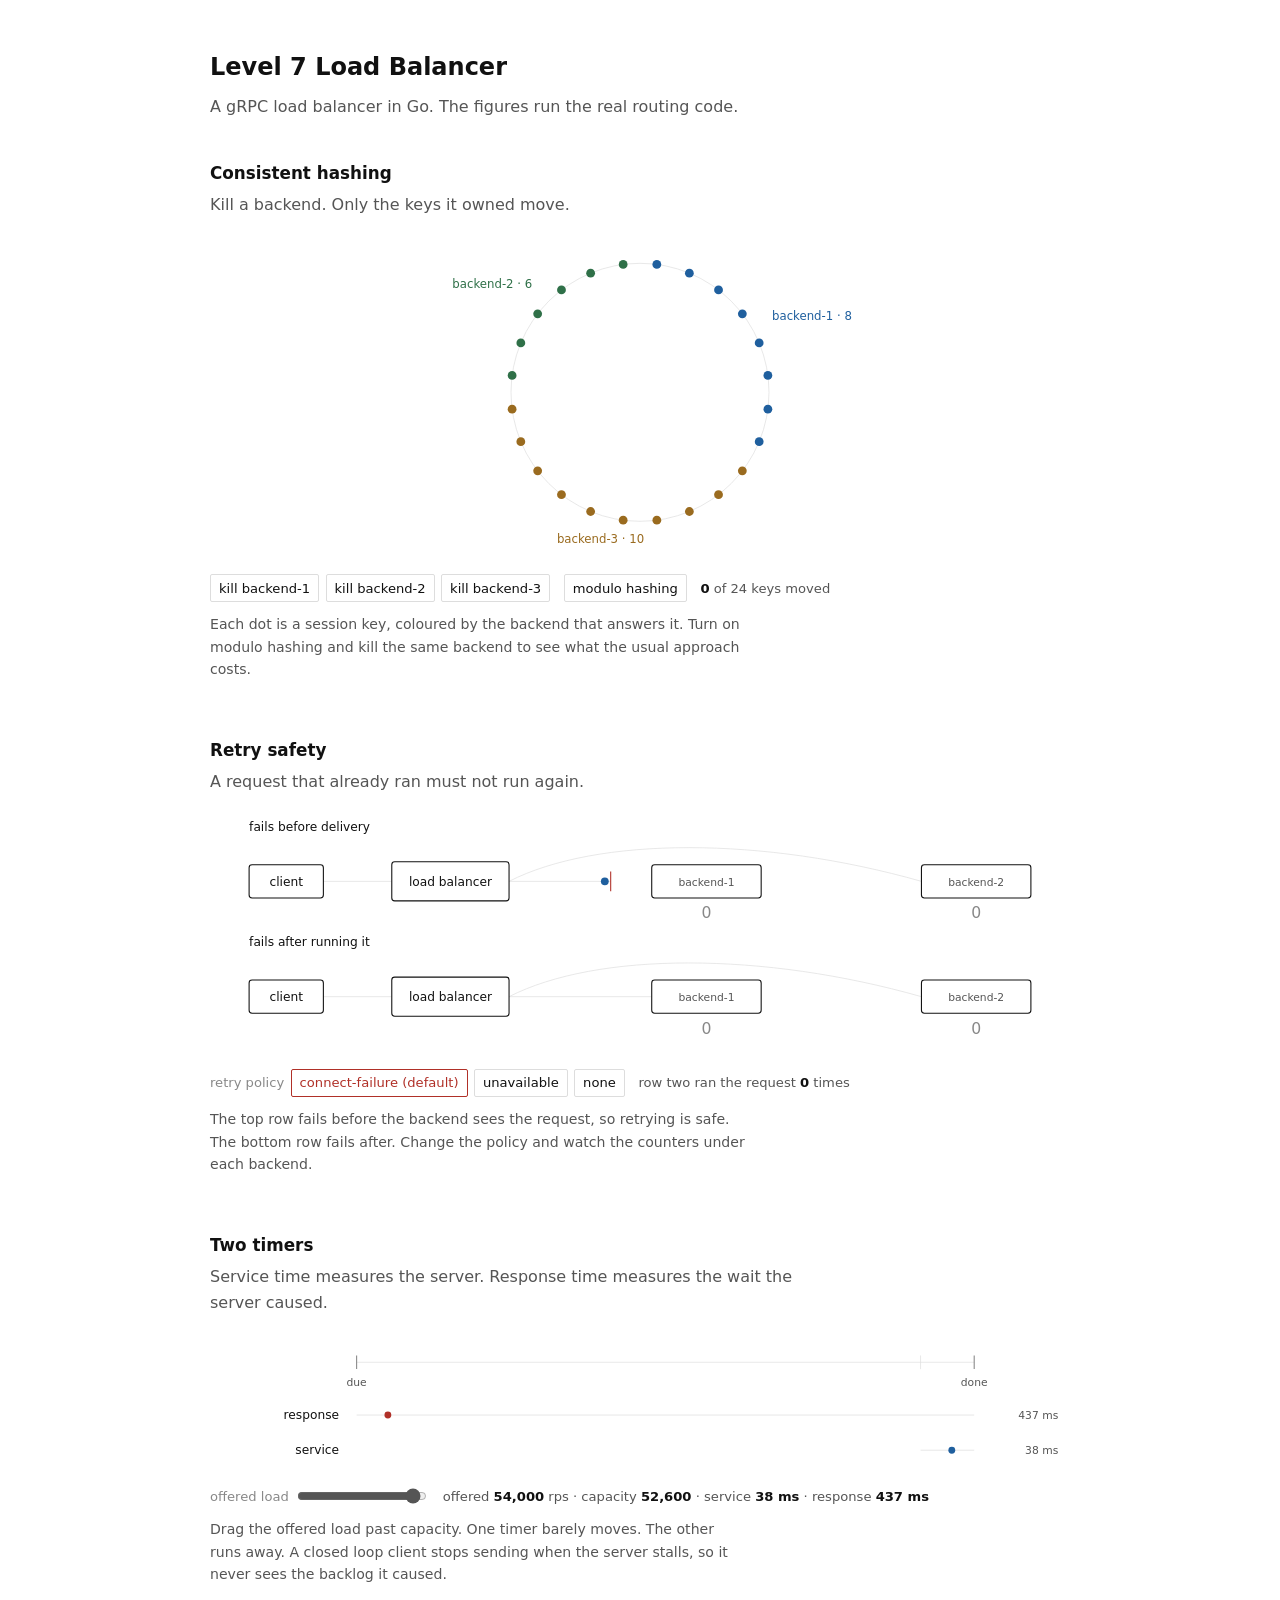
<file: public/index.html>
<!doctype html>
<html lang="en">
<head>
<meta charset="utf-8">
<meta name="viewport" content="width=device-width, initial-scale=1">
<title>Level 7 Load Balancer</title>
<meta name="description" content="Three interactive figures from a Go gRPC load balancer: consistent hashing, retry safety, and how its latency was measured.">
<style>/* One font, white ground, ink and three signal colours. Nothing else.
 *
 * Light only and deliberately so: it paints its own background and declares color-scheme, so it
 * keeps its appearance inside a dark host rather than borrowing one. */

:root {
  --bg: #ffffff;
  --ink: #111111;
  --ink-soft: #555555;
  --ink-faint: #888888;
  --rule: #dddddd;

  /* Colour is only ever used to mean something: normal, failure, recovered. */
  --accent-blue: #1f5f9e;
  --accent-red: #b03028;
  --accent-green: #2f7048;
  --accent-amber: #9a6b1f;

  --w-thin: 0.7;
  --w-semi: 1.1;

  --font: system-ui, -apple-system, "Segoe UI", Roboto, Helvetica, Arial, sans-serif;

  color-scheme: light;
}

* { box-sizing: border-box; }

body {
  margin: 0;
  background: var(--bg);
  color: var(--ink);
  font-family: var(--font);
  font-size: 16px;
  line-height: 1.6;
}

.wrap {
  max-width: 900px;
  margin: 0 auto;
  padding: 3rem 1.25rem 5rem;
}

h1 {
  font-size: 1.5rem;
  font-weight: 600;
  margin: 0 0 0.5rem;
}

.subtitle {
  color: var(--ink-soft);
  margin: 0 0 2.5rem;
  max-width: 60ch;
}

.masthead .meta,
footer.colophon { display: none; }

section.figure { margin: 0 0 3.5rem; }

.figure > h2 {
  font-size: 1.05rem;
  font-weight: 600;
  margin: 0 0 0.35rem;
}

.figure > .lede {
  color: var(--ink-soft);
  margin: 0 0 1rem;
  max-width: 60ch;
}

.stage svg {
  display: block;
  width: 100%;
  height: auto;
}

.controls {
  display: flex;
  flex-wrap: wrap;
  align-items: center;
  gap: 0.5rem 0.85rem;
  margin-top: 0.5rem;
  font-size: 0.82rem;
}

.controls .group { display: flex; align-items: center; gap: 0.4rem; }
.controls .label { color: var(--ink-faint); }

button.ctl {
  font: inherit;
  font-size: 0.82rem;
  color: var(--ink);
  background: none;
  border: 1px solid var(--rule);
  border-radius: 2px;
  padding: 0.15rem 0.5rem;
  cursor: pointer;
}

button.ctl:hover { border-color: var(--ink-faint); }
button.ctl:focus-visible { outline: 2px solid var(--accent-blue); outline-offset: 1px; }
button.ctl[aria-pressed="true"] { border-color: var(--accent-red); color: var(--accent-red); }
button.ctl[disabled] { opacity: 0.4; cursor: default; }

input[type="range"] { width: 130px; accent-color: var(--ink-soft); cursor: pointer; }

.readout {
  color: var(--ink-soft);
  font-variant-numeric: tabular-nums;
}
.readout b { color: var(--ink); font-weight: 600; }

.caption {
  margin: 0.7rem 0 0;
  font-size: 0.88rem;
  color: var(--ink-soft);
  max-width: 60ch;
}

/* SVG primitives. One family throughout; the mono class survives only so the figures keep their
 * numbers aligned. */
.s-node { fill: none; stroke: var(--ink); stroke-width: var(--w-semi); }
.s-node-soft { fill: none; stroke: var(--rule); stroke-width: var(--w-thin); }
.s-wire { fill: none; stroke: var(--rule); stroke-width: var(--w-thin); }
.s-wire-live { fill: none; stroke: var(--ink-faint); stroke-width: var(--w-semi); }
.s-label { fill: var(--ink); font-family: var(--font); font-size: 12.5px; }
.s-label-sm { fill: var(--ink-soft); font-family: var(--font); font-size: 11px; }
.s-mono { fill: var(--ink-soft); font-family: var(--font); font-size: 11px; font-variant-numeric: tabular-nums; }
.s-dead { stroke: var(--accent-red); }
.s-muted { opacity: 0.32; }

.pkt { pointer-events: none; }

.motion-note { display: none; }

@media (max-width: 640px) {
  .wrap { padding: 2rem 1rem 3rem; }
}
</style>
</head>
<body>
<div class="wrap">

<header class="masthead">
  <h1>Level 7 Load Balancer</h1>
  <p class="subtitle">
    A gRPC load balancer in Go. The figures run the real routing code.
  </p>
</header>

<main id="figures"></main>

</div>
<script>/* Shared foundation for every figure: SVG construction, one animation clock, packet motion along
 * real paths, and a consistent-hash ring that behaves like the Go one so the routing figures agree
 * with the system they document. No dependencies. */
(function (global) {
  "use strict";

  const SVGNS = "http://www.w3.org/2000/svg";

  /* ---------------------------------------------------------------- construction */

  // el("circle", {r: 4, class: "pkt"}, [children]) — attribute names are passed through verbatim,
  // so hyphenated SVG attributes work without translation.
  function el(name, attrs, children) {
    const node = document.createElementNS(SVGNS, name);
    if (attrs) {
      for (const k in attrs) {
        const v = attrs[k];
        if (v === null || v === undefined || v === false) continue;
        if (k === "text") node.textContent = String(v);
        else node.setAttribute(k, String(v));
      }
    }
    if (children) for (const c of children) if (c) node.appendChild(c);
    return node;
  }

  function html(name, attrs, children) {
    const node = document.createElement(name);
    if (attrs) {
      for (const k in attrs) {
        const v = attrs[k];
        if (v === null || v === undefined || v === false) continue;
        if (k === "text") node.textContent = String(v);
        else if (k === "class") node.className = String(v);
        else node.setAttribute(k, String(v));
      }
    }
    if (children) for (const c of children) if (c) node.appendChild(c);
    return node;
  }

  // Every figure shares one arrowhead vocabulary so the drawings look like one document. The
  // geometry is a slim stealth head; markers inherit stroke colour via context-stroke where the
  // browser supports it and fall back to currentColor otherwise.
  function defs() {
    const mk = (id, color) =>
      el("marker", {
        id: id, viewBox: "0 0 10 8", refX: 9.2, refY: 4,
        markerWidth: 7, markerHeight: 6, orient: "auto-start-reverse",
      }, [el("path", { d: "M0,0 L10,4 L0,8 L2.6,4 Z", fill: color })]);

    return el("defs", null, [
      mk("ah", "context-stroke"),
      mk("ah-ink", "var(--ink)"),
      mk("ah-faint", "var(--ink-faint)"),
      mk("ah-blue", "var(--accent-blue)"),
      mk("ah-red", "var(--accent-red)"),
      mk("ah-green", "var(--accent-green)"),
    ]);
  }

  // A figure's root <svg>. Width is fluid; the viewBox fixes the coordinate system so every
  // diagram can be authored in absolute units and still be responsive.
  function stage(w, h, label) {
    const s = el("svg", {
      viewBox: `0 0 ${w} ${h}`,
      role: "img",
      "aria-label": label || "",
      preserveAspectRatio: "xMidYMid meet",
    }, [defs()]);
    return s;
  }

  function text(x, y, str, cls, extra) {
    return el("text", Object.assign({ x: x, y: y, class: cls || "s-label", text: str }, extra || {}));
  }

  // A TikZ-ish node: thin rounded rect with a centred label. Returns {g, cx, cy, w, h}.
  function box(x, y, w, h, label, opts) {
    const o = opts || {};
    const g = el("g", { class: o.class || "" });
    g.appendChild(el("rect", {
      x: x, y: y, width: w, height: h, rx: o.rx === undefined ? 3 : o.rx,
      class: o.boxClass || "s-node", fill: o.fill || "none",
    }));
    if (label) {
      g.appendChild(text(x + w / 2, y + h / 2 + 4.5, label, o.labelClass || "s-label", {
        "text-anchor": "middle",
      }));
    }
    return { g: g, x: x, y: y, w: w, h: h, cx: x + w / 2, cy: y + h / 2 };
  }

  /* ------------------------------------------------------------------- the clock */

  const reduced = global.matchMedia
    ? global.matchMedia("(prefers-reduced-motion: reduce)").matches
    : false;

  // One requestAnimationFrame loop drives every figure. Figures register a step(dt) and are only
  // stepped while their container is on screen, so a page of six simulations costs about as much
  // as the one you are looking at.
  const Ticker = (function () {
    const subs = new Set();
    let last = 0, running = false;

    function frame(now) {
      if (!running) return;
      const dt = last ? Math.min((now - last) / 1000, 0.1) : 0;
      last = now;
      for (const s of subs) {
        if (!s.visible) continue;
        try { s.step(dt); } catch (err) { /* one bad figure must not stop the page */ }
      }
      global.requestAnimationFrame(frame);
    }

    function start() {
      if (running) return;
      running = true; last = 0;
      global.requestAnimationFrame(frame);
    }

    return {
      add(step, node) {
        const sub = { step: step, visible: true };
        subs.add(sub);
        if (node && global.IntersectionObserver) {
          sub.visible = false;
          const io = new IntersectionObserver((entries) => {
            for (const e of entries) sub.visible = e.isIntersecting;
          }, { rootMargin: "80px" });
          io.observe(node);
        }
        start();
        return () => subs.delete(sub);
      },
      get reduced() { return reduced; },
    };
  })();

  /* ------------------------------------------------------------------- packets */

  // Packets travel along the very path element that draws the wire, so a dot can never drift off
  // its line: the geometry has exactly one source of truth.
  function Flight(pathEl, opts) {
    const o = opts || {};
    this.path = pathEl;
    this.len = pathEl.getTotalLength();
    this.speed = o.speed || 160;      // user units per second
    this.dist = o.from || 0;
    this.done = false;
    this.node = o.node;
    this.onArrive = o.onArrive || null;
  }
  Flight.prototype.step = function (dt) {
    if (this.done) return;
    this.dist += this.speed * dt;
    if (this.dist >= this.len) {
      this.dist = this.len;
      this.done = true;
    }
    const p = this.path.getPointAtLength(this.dist);
    if (this.node) {
      this.node.setAttribute("cx", p.x.toFixed(2));
      this.node.setAttribute("cy", p.y.toFixed(2));
    }
    if (this.done && this.onArrive) this.onArrive();
    return p;
  };

  // A pool keeps packet circles alive rather than churning DOM nodes at 60fps.
  function PacketPool(layer, opts) {
    this.layer = layer;
    this.free = [];
    this.live = [];
    this.r = (opts && opts.r) || 3;
  }
  PacketPool.prototype.spawn = function (pathEl, opts) {
    const o = opts || {};
    let node = this.free.pop();
    if (!node) {
      node = el("circle", { r: this.r, class: "pkt" });
      this.layer.appendChild(node);
    }
    node.setAttribute("r", o.r || this.r);
    node.setAttribute("fill", o.fill || "var(--accent-blue)");
    node.setAttribute("opacity", o.opacity === undefined ? 1 : o.opacity);
    node.style.display = "";
    const self = this;
    const f = new Flight(pathEl, {
      speed: o.speed, from: o.from, node: node,
      onArrive: function () {
        if (o.onArrive) o.onArrive();
      },
    });
    f._node = node;
    this.live.push(f);
    return f;
  };
  PacketPool.prototype.step = function (dt) {
    for (let i = this.live.length - 1; i >= 0; i--) {
      const f = this.live[i];
      f.step(dt);
      if (f.done) {
        f._node.style.display = "none";
        this.free.push(f._node);
        this.live.splice(i, 1);
      }
    }
  };
  PacketPool.prototype.clear = function () {
    for (const f of this.live) {
      f._node.style.display = "none";
      this.free.push(f._node);
    }
    this.live.length = 0;
  };

  /* --------------------------------------------------------------------- model */

  // FNV-1a followed by MurmurHash3's finaliser. Not the xxhash the Go side uses — the point is a
  // well-distributed 32-bit hash so the ring behaves the same way, not that the two agree on
  // placements.
  //
  // The avalanche step is not optional. FNV alone barely mixes its high bits for inputs that differ
  // only in a trailing index, which is exactly the shape of a virtual node key ("backend-1#0",
  // "backend-1#1", ...). Without it, 84 virtual nodes landed in clumps that left a single 22.4% hole
  // in the ring and gave one backend 52% of the keys — a drawing that would have argued against the
  // very property it exists to demonstrate. With it the largest gap is 7.1% and the split is
  // 42/26/32, whose remaining skew is the honest small-sample behaviour of 28 virtual nodes per
  // member rather than an artefact of the hash.
  function hash32(str) {
    let h = 0x811c9dc5;
    for (let i = 0; i < str.length; i++) {
      h ^= str.charCodeAt(i);
      h = Math.imul(h, 0x01000193) >>> 0;
    }
    h ^= h >>> 16;
    h = Math.imul(h, 0x85ebca6b) >>> 0;
    h ^= h >>> 13;
    h = Math.imul(h, 0xc2b2ae35) >>> 0;
    h ^= h >>> 16;
    return h >>> 0;
  }

  // Consistent hash ring with weighted virtual nodes, mirroring internal/hashring.
  //
  // The property worth preserving here is the one the Go tests assert: membership is the set of
  // CONFIGURED members and never changes with health. Health is a filter applied over the ordered
  // candidate list, so a backend going down remaps only the keys it owned.
  function Ring(members, vnodes) {
    this.vnodes = vnodes || 60;
    this.setMembers(members || []);
  }
  Ring.prototype.setMembers = function (members) {
    this.members = members.slice();
    const pts = [];
    for (const m of this.members) {
      const n = Math.max(1, Math.round((this.vnodes * (m.weight || 100)) / 100));
      for (let i = 0; i < n; i++) pts.push({ h: hash32(m.id + "#" + i), id: m.id });
    }
    // Sort on (hash, id) so identical membership always yields an identical ring regardless of
    // insertion order — the determinism the Go tests check.
    pts.sort((a, b) => (a.h - b.h) || (a.id < b.id ? -1 : a.id > b.id ? 1 : 0));
    this.points = pts;
  };
  Ring.prototype.indexFor = function (key) {
    const h = hash32(key);
    const pts = this.points;
    if (!pts.length) return -1;
    let lo = 0, hi = pts.length - 1, ans = 0, found = false;
    while (lo <= hi) {
      const mid = (lo + hi) >> 1;
      if (pts[mid].h >= h) { ans = mid; found = true; hi = mid - 1; } else lo = mid + 1;
    }
    return found ? ans : 0; // wrap
  };
  // Ordered distinct owners, primary first — the preference list the balancer filters.
  Ring.prototype.candidates = function (key, n) {
    const pts = this.points;
    if (!pts.length) return [];
    const start = this.indexFor(key);
    const out = [];
    for (let i = 0; i < pts.length && out.length < (n || pts.length); i++) {
      const id = pts[(start + i) % pts.length].id;
      if (out.indexOf(id) === -1) out.push(id);
    }
    return out;
  };
  // Route applies the health/breaker filter over ring order, with the fail-open ladder the Go
  // balancer uses: available, then healthy, then anything.
  Ring.prototype.route = function (key, isAvailable) {
    const cands = this.candidates(key);
    for (const id of cands) if (isAvailable(id)) return id;
    return cands.length ? cands[0] : null;
  };

  // Deterministic PRNG so a reload tells the same story.
  function rng(seed) {
    let s = seed >>> 0 || 1;
    return function () {
      s ^= s << 13; s >>>= 0;
      s ^= s >> 17;
      s ^= s << 5; s >>>= 0;
      return s / 4294967296;
    };
  }

  /* -------------------------------------------------------------------- controls */

  function button(label, onClick, opts) {
    const o = opts || {};
    const b = html("button", { class: "ctl", type: "button", text: label });
    if (o.pressed !== undefined) b.setAttribute("aria-pressed", String(!!o.pressed));
    b.addEventListener("click", () => onClick(b));
    return b;
  }

  function slider(opts) {
    const o = opts || {};
    const input = html("input", {
      type: "range", min: o.min, max: o.max, step: o.step || 1, value: o.value,
      "aria-label": o.label || "value",
    });
    input.addEventListener("input", () => o.onInput(Number(input.value), input));
    return input;
  }

  function readout(initial) {
    const n = html("span", { class: "readout" });
    n.innerHTML = initial || "";
    return n;
  }

  function group(children) {
    return html("div", { class: "group" }, children);
  }

  function label(str) {
    return html("span", { class: "label", text: str });
  }

  /* --------------------------------------------------------------------- figures */

  const registry = [];

  function register(fig) { registry.push(fig); }

  function mountAll(root) {
    registry.forEach((fig, i) => {
      const section = html("section", { class: "figure", id: fig.id });
      section.appendChild(html("h2", { text: fig.title }));
      if (fig.lede) section.appendChild(html("p", { class: "lede", text: fig.lede }));

      const stageEl = html("div", { class: "stage" });
      const controls = html("div", { class: "controls" });
      section.appendChild(stageEl);
      root.appendChild(section);

      let api = null;
      try {
        api = fig.mount(stageEl, controls, API);
      } catch (err) {
        stageEl.appendChild(html("p", { class: "caption", text: "This figure failed to load." }));
        if (global.console) console.error("figure " + fig.id + " failed:", err);
      }
      if (controls.childNodes.length) stageEl.appendChild(controls);

      if (fig.caption) section.appendChild(html("p", { class: "caption", text: fig.caption }));
      if (api && api.step) Ticker.add(api.step, stageEl);
    });
  }

  const API = {
    el: el, html: html, stage: stage, text: text, box: box, defs: defs,
    Ticker: Ticker, Flight: Flight, PacketPool: PacketPool,
    Ring: Ring, hash32: hash32, rng: rng,
    button: button, slider: slider, readout: readout, group: group, label: label,
    register: register, mountAll: mountAll,
    reduced: reduced,
    SVGNS: SVGNS,
  };

  global.NWLB = API;
})(window);


/* ---- ring ---- */
/* Fig. ring — kill a backend, and only its keys move.
 *
 * One circle, twenty-four key dots, three backend labels. Nothing else is drawn, because nothing
 * else is being argued. Routing is the real X.Ring; modulo mode is a real hash(key) mod liveCount.
 * The only motion in the figure is a remap: dots whose owner actually changed slide along the ring
 * to their new owner and take its colour. Every other dot holds still. */
NWLB.register({
  id: "ring",
  title: 'Consistent hashing',
  lede:
    'Kill a backend. Only the keys it owned move.',
  caption:
    'Each dot is a session key, coloured by the backend that answers it. Turn on modulo hashing and kill the same backend to see what the usual approach costs.',

  mount: function (stageEl, controlsEl, X) {
    /* element count: 25 drawn elements — 1 ring circle + 24 key dots. Static text: 3 labels, one
     * per backend; the number in each is a live count, not a caption. The flight arcs below are
     * stroke-less geometry carriers cut from the same circle at the same radius — PacketPool needs
     * a <path> to walk, and a <circle> cannot be walked in part — so they draw no ink, and the
     * packets riding them are moving, not static. */

    /* ------------------------------------------------------------------ geometry */
    var W = 880, H = 340;
    var CX = 440, CY = 162;
    var R = 132;              // the ring; the key dots sit on it
    var RL = R + 24;          // backend labels, just outside it
    var TAU = Math.PI * 2;
    var NKEYS = 24;
    var VNODES = 3;           // per backend: few enough that each backend owns one visible arc
    var DOT = 4.5;

    var BE = [
      { id: "backend-1", col: "var(--accent-blue)" },
      { id: "backend-2", col: "var(--accent-green)" },
      { id: "backend-3", col: "var(--accent-amber)" }
    ];
    var DEAD = "var(--accent-red)";
    var FAINT = "var(--ink-faint)";
    var THIN = "var(--w-thin)";

    var live = [true, true, true];
    var modulo = false;

    /* --------------------------------------------------------------------- model */
    // Membership is every configured backend, exactly as in internal/hashring: health never
    // rebuilds the ring, it only filters the clockwise scan.
    var ring = new X.Ring(
      BE.map(function (b) { return { id: b.id, weight: 100 }; }),
      VNODES
    );
    var pts = ring.points;
    var idxOf = {};
    BE.forEach(function (b, i) { idxOf[b.id] = i; });

    function px(a, r) { return CX + r * Math.cos(a); }
    function py(a, r) { return CY + r * Math.sin(a); }
    function f2(n) { return n.toFixed(2); }

    // Clockwise arc: y grows downwards, so increasing angle is clockwise on screen.
    function arcD(a0, a1, r) {
      var d = a1 - a0;
      if (d <= 0) d += TAU;
      return "M" + f2(px(a0, r)) + " " + f2(py(a0, r)) +
        " A" + r + " " + r + " 0 " + (d > Math.PI ? 1 : 0) + " 1 " +
        f2(px(a1, r)) + " " + f2(py(a1, r));
    }

    function liveCount() {
      var n = 0;
      for (var i = 0; i < 3; i++) if (live[i]) n++;
      return n;
    }

    function ownerOf(k) {
      var i;
      if (!modulo) {
        // The clockwise scan: first live virtual node at or after the key.
        for (i = 0; i < pts.length; i++) {
          var bi = idxOf[pts[(k.ai + i) % pts.length].id];
          if (live[bi]) return bi;
        }
        return idxOf[pts[k.ai].id];       // nothing healthy: fail open to the ring's own answer
      }
      var lc = liveCount();
      if (lc === 0) return k.h % 3;
      var order = [];
      for (i = 0; i < 3; i++) if (live[i]) order.push(i);
      return order[k.h % lc];             // the slots renumber on every failure
    }

    // Twenty-four session keys, drawn deterministically and taken as they come. Seed 0x2a splits
    // 8/6/10 across the three backends with each backend holding one contiguous arc, which is what
    // three virtual nodes apiece buys; no key is filtered to make that happen.
    var rnd = X.rng(0x2a);
    var HEX = "0123456789abcdef";
    var keys = [], seen = {}, guard = 0;
    while (keys.length < NKEYS && guard < 20000) {
      guard++;
      var s = "sess-";
      for (var q = 0; q < 4; q++) s += HEX[Math.floor(rnd() * 16)];
      if (seen[s]) continue;
      seen[s] = 1;
      keys.push({ id: s, h: X.hash32(s), ai: ring.indexFor(s), owner: 0, flying: false });
    }
    // Hash order becomes angular order, so a key's neighbours on screen are its neighbours on the
    // ring: an owner's keys land in one arc, and a remap really does travel clockwise.
    keys.sort(function (a, b) { return a.h - b.h; });
    var i;
    for (i = 0; i < NKEYS; i++) {
      var k = keys[i];
      k.ang = -Math.PI / 2 + (i + 0.5) * (TAU / NKEYS);
      k.owner = ownerOf(k);
    }

    /* ---------------------------------------------------------------------- stage */
    var svg = X.stage(W, H,
      "A ring of twenty-four session key dots, each filled with the colour of the backend that " +
      "answers it, with the three backends named outside the arcs they own. Killing a backend " +
      "moves only its own dots; modulo hashing moves nearly all of them.");
    stageEl.appendChild(svg);

    var gArcs = X.el("g"), gDots = X.el("g"), gPkt = X.el("g"), gLab = X.el("g");
    svg.appendChild(X.el("circle", { cx: CX, cy: CY, r: R, class: "s-node-soft" }));
    [gArcs, gDots, gPkt, gLab].forEach(function (g) { svg.appendChild(g); });

    for (i = 0; i < NKEYS; i++) {
      keys[i].dot = X.el("circle", {
        cx: f2(px(keys[i].ang, R)), cy: f2(py(keys[i].ang, R)), r: DOT,
        fill: BE[keys[i].owner].col
      });
      gDots.appendChild(keys[i].dot);
    }

    // One label per backend, parked at the angular centre of the arc it owns when all three are up.
    // Fixed for the life of the figure: a label that chased its arc would be a second moving thing.
    var labels = BE.map(function (b, bi) {
      var sx = 0, sy = 0;
      for (var j = 0; j < NKEYS; j++) {
        if (keys[j].owner !== bi) continue;
        sx += Math.cos(keys[j].ang); sy += Math.sin(keys[j].ang);
      }
      var a = Math.atan2(sy, sx), c = Math.cos(a);
      return X.el("text", {
        x: f2(px(a, RL)), y: f2(py(a, RL) + 4), class: "s-mono",
        style: "font-size: 12px",
        "text-anchor": c > 0.35 ? "start" : c < -0.35 ? "end" : "middle"
      });
    });
    labels.forEach(function (t) { gLab.appendChild(t); });

    /* ------------------------------------------------------------------- painting */
    function fill(k) {
      k.dot.setAttribute("fill", BE[k.owner].col);
      k.dot.setAttribute("stroke", "none");
    }
    function hollow(k) {
      k.dot.setAttribute("fill", "none");
      k.dot.setAttribute("stroke", FAINT);
      k.dot.setAttribute("stroke-width", THIN);
    }

    function paintLabels() {
      var counts = [0, 0, 0];
      for (var j = 0; j < NKEYS; j++) counts[keys[j].owner]++;
      for (var b = 0; b < 3; b++) {
        labels[b].textContent = BE[b].id + " · " + counts[b];
        labels[b].style.fill = live[b] ? BE[b].col : DEAD;
      }
    }

    /* ------------------------------------------------------------------- movement */
    var pool = new X.PacketPool(gPkt, { r: DOT });
    var free = [], used = [];

    function takeArc() {
      var p = free.pop();
      if (!p) { p = X.el("path", { fill: "none", stroke: "none" }); gArcs.appendChild(p); }
      used.push(p);
      return p;
    }
    function releaseArc(p) {
      var j = used.indexOf(p);
      if (j >= 0) used.splice(j, 1);
      free.push(p);
    }
    function stopAll() {
      pool.clear();
      for (var j = used.length - 1; j >= 0; j--) free.push(used[j]);
      used.length = 0;
      for (j = 0; j < NKEYS; j++) {
        if (keys[j].flying) { keys[j].flying = false; fill(keys[j]); }
      }
    }

    // Where a remapped key travels to: the first dot clockwise that the new owner now answers.
    // Under consistent hashing that is the head of the neighbouring arc, so a dead backend's keys
    // sweep forward together; under modulo it is wherever the renumbering happened to land.
    function destOf(idx) {
      var o = keys[idx].owner;
      for (var s = 1; s < NKEYS; s++) {
        var j = (idx + s) % NKEYS;
        if (keys[j].owner === o) return keys[j].ang;
      }
      return null;
    }

    function fly(idx) {
      var k = keys[idx];
      var a1 = destOf(idx);
      if (a1 === null) { fill(k); return; }
      var p = takeArc();
      p.setAttribute("d", arcD(k.ang, a1, R));
      var len = p.getTotalLength();
      if (len < 1) { fill(k); return; }
      k.flying = true;
      hollow(k);
      pool.spawn(p, {
        speed: len / Math.max(0.55, len / 420),
        fill: BE[k.owner].col,
        onArrive: function () {
          releaseArc(p);
          k.flying = false;
          fill(k);
        }
      }).step(0);   // seat it on the path now, so a recycled dot never flashes at its old position
    }

    function apply() {
      stopAll();
      var moved = 0, j;
      var next = [];
      for (j = 0; j < NKEYS; j++) next.push(ownerOf(keys[j]));
      for (j = 0; j < NKEYS; j++) {
        if (next[j] !== keys[j].owner) { keys[j].owner = next[j]; keys[j].changed = true; moved++; }
        else keys[j].changed = false;
      }
      for (j = 0; j < NKEYS; j++) {
        if (!keys[j].changed) continue;
        if (X.reduced) fill(keys[j]); else fly(j);
      }
      paintLabels();
      ro.innerHTML = "<b>" + moved + "</b> of " + NKEYS + " keys moved";
    }

    /* ------------------------------------------------------------------- controls */
    var ro = X.readout("<b>0</b> of " + NKEYS + " keys moved");

    var killBtns = BE.map(function (b, bi) {
      return X.button("kill " + b.id, function (btn) {
        live[bi] = !live[bi];
        btn.textContent = (live[bi] ? "kill " : "restore ") + b.id;
        btn.setAttribute("aria-pressed", String(!live[bi]));
        apply();
      }, { pressed: false });
    });

    var modBtn = X.button("modulo hashing", function (btn) {
      modulo = !modulo;
      btn.setAttribute("aria-pressed", String(modulo));
      apply();
    }, { pressed: false });

    controlsEl.appendChild(X.group(killBtns));
    controlsEl.appendChild(X.group([modBtn]));
    controlsEl.appendChild(ro);

    paintLabels();

    return {
      step: function (dt) { pool.step(dt); }
    };
  }
});


/* ---- failover ---- */
/* Figure: retry safety — replaying a request that already ran makes it run twice.
 *
 * Two identical rows, differing only in WHEN the first backend fails. The counters under the
 * backends carry the whole argument: the top row totals one, and the bottom row totals two as soon
 * as the policy is loose enough to replay a request that had already been executed. */
(function () {
  "use strict";

  var W = 880, H = 256;
  var Y1 = 72, Y2 = 190;

  var CX = 40, CW = 76;            // client
  var LX = 186, LW = 120;          // load balancer
  var B1 = 452, B2 = 728, BW = 112, BH = 34;
  var STOP = 410;                  // row one is refused here, short of the first backend

  NWLB.register({
    id: "failover",
    title: 'Retry safety',

    lede:
      'A request that already ran must not run again.',

    caption:
      'The top row fails before the backend sees the request, so retrying is safe. The bottom row fails after. Change the policy and watch the counters under each backend.',

    mount: function (stageEl, controlsEl, X) {
      // element count: 21 static drawn elements — 8 boxes, 6 wires, 1 red mark, 6 text labels.
      // The four counter numbers are data values and the packets move, so neither is counted.

      var svg = X.stage(W, H,
        "Two rows, each a client, a load balancer and two backends, with a counter under each " +
        "backend showing how many times the request ran there.");
      stageEl.appendChild(svg);

      var gWire = X.el("g"), gNode = X.el("g"), gPkt = X.el("g");
      svg.appendChild(gWire);
      svg.appendChild(gNode);
      svg.appendChild(gPkt);

      var pool = new X.PacketPool(gPkt, { r: 4 });

      var INK = "var(--ink)";
      var FAINT = "var(--ink-faint)";
      var BLUE = "var(--accent-blue)";
      var RED = "var(--accent-red)";
      var AMBER = "var(--accent-amber)";

      var SPEED = X.reduced ? 120 : 210;   // user units per second
      var BEAT = X.reduced ? 1.3 : 0.6;    // dwell at a failure
      var SETTLE = X.reduced ? 2.6 : 1.6;  // let a row's counters be read before the other moves
      var LINGER = X.reduced ? 4.6 : 3.2;  // longer, when the count reached two

      /* ------------------------------------------------------------------ primitives */

      function box(x, y, w, h, label, labelClass) {
        var b = X.box(x, y, w, h, label, { labelClass: labelClass });
        b.rect = b.g.querySelector("rect");
        gNode.appendChild(b.g);
        return b;
      }

      // A wire is the <path> that both draws the line and carries the packets, so a dot can never
      // leave its line: there is exactly one piece of geometry.
      function wire(d) {
        var p = X.el("path", { d: d, class: "s-wire" });
        gWire.appendChild(p);
        return p;
      }

      // The counter is a bare number. It is the only thing in the drawing that changes state, so it
      // needs no chrome to be found.
      function counter(cx, y) {
        var t = X.text(cx, y, "0", "s-mono", { "text-anchor": "middle" });
        t.style.fontSize = "16px";
        t.style.fill = FAINT;
        gNode.appendChild(t);
        return { el: t, n: 0 };
      }

      /* ---------------------------------------------------------------------- a row */

      // Both rows carry their labels. Leaving the second row's boxes empty saved six words and cost
      // the reader a row of blank rectangles, which reads as unfinished rather than as restraint.
      function buildRow(y, title, refused, named) {
        var R = { y: y };

        gNode.appendChild(X.text(CX, y - 52, title, "s-label"));

        R.w0 = wire("M " + (CX + CW) + " " + y + " H " + LX);
        R.w1 = wire("M " + (LX + LW) + " " + y + " H " + (refused ? STOP : B1));
        R.w2 = wire("M " + (LX + LW) + " " + y +
          " C " + (LX + LW + 90) + " " + (y - 46) +
          ", " + (B1 + 114) + " " + (y - 46) +
          ", " + B2 + " " + y);

        R.client = box(CX, y - 17, CW, 34, named ? "client" : null, "s-label");
        R.lb = box(LX, y - 20, LW, 40, named ? "load balancer" : null, "s-label");
        R.b1 = box(B1, y - BH / 2, BW, BH, named ? "backend-1" : null, "s-mono");
        R.b2 = box(B2, y - BH / 2, BW, BH, named ? "backend-2" : null, "s-mono");

        if (refused) {
          gWire.appendChild(X.el("path", {
            d: "M " + STOP + " " + (y - 10) + " V " + (y + 10), class: "s-node s-dead",
          }));
        }

        R.c1 = counter(B1 + BW / 2, y + 38);
        R.c2 = counter(B2 + BW / 2, y + 38);
        return R;
      }

      var A = buildRow(Y1, "fails before delivery", true, true);
      var B = buildRow(Y2, "fails after running it", false, true);

      /* ------------------------------------------------------------------- counters */

      // The damage is that two different backends each did the work, so a row that totals two turns
      // both of its numbers red together.
      function paint(R) {
        var tone = (R.c1.n + R.c2.n) >= 2 ? RED : INK;
        R.c1.el.style.fill = R.c1.n ? tone : FAINT;
        R.c2.el.style.fill = R.c2.n ? tone : FAINT;
      }

      function tick(R, c) {
        c.n += 1;
        c.el.textContent = String(c.n);
        paint(R);
        if (R === B) report();
      }

      function resetRow(R) {
        R.c1.n = 0;
        R.c2.n = 0;
        R.c1.el.textContent = "0";
        R.c2.el.textContent = "0";
        paint(R);
        R.b1.rect.setAttribute("class", "s-node");
        if (R === B) report();
      }

      /* -------------------------------------------------------------------- controls */

      var policy = "connect-failure";
      var readout = X.readout("row two ran the request <b>0</b> times");
      var buttons = {};

      function report() {
        readout.innerHTML = "row two ran the request <b>" + (B.c1.n + B.c2.n) + "</b> times";
      }

      function policyButton(id, text) {
        var b = X.button(text, function () { choose(id); }, { pressed: id === policy });
        buttons[id] = b;
        return b;
      }

      controlsEl.appendChild(X.group([
        X.label("retry policy"),
        policyButton("connect-failure", "connect-failure (default)"),
        policyButton("unavailable", "unavailable"),
        policyButton("none", "none"),
      ]));
      controlsEl.appendChild(readout);

      /* --------------------------------------------------------------------- the run */

      var hold = 0, after = null, next = null;

      function fly(pathEl, color, then) {
        pool.spawn(pathEl, {
          speed: SPEED, fill: color, r: 4,
          onArrive: function () { next = then; },
        });
      }

      function pause(secs, then) {
        hold = secs;
        after = then;
      }

      // Row one: refused on the wire, so nothing executed and the replay costs one execution.
      function runA() {
        resetRow(A);
        fly(A.w0, BLUE, function () {
          fly(A.w1, BLUE, function () {
            pause(BEAT, function () {
              if (policy === "none") { pause(SETTLE, runB); return; }
              fly(A.w2, BLUE, function () {
                tick(A, A.c2);
                pause(SETTLE, runB);
              });
            });
          });
        });
      }

      // Row two: delivered and executed, and only then does the backend die. Replaying it now buys
      // a second execution of work that had already happened.
      function runB() {
        resetRow(B);
        fly(B.w0, BLUE, function () {
          fly(B.w1, BLUE, function () {
            tick(B, B.c1);
            B.b1.rect.setAttribute("class", "s-node s-dead");
            pause(BEAT, function () {
              if (policy !== "unavailable") { pause(SETTLE, runA); return; }
              fly(B.w2, AMBER, function () {
                tick(B, B.c2);
                pause(LINGER, runA);
              });
            });
          });
        });
      }

      function choose(p) {
        policy = p;
        for (var k in buttons) buttons[k].setAttribute("aria-pressed", String(k === policy));
        pool.clear();
        next = null;
        after = null;
        hold = 0;
        resetRow(A);
        resetRow(B);
        pause(0.35, runA);
      }

      pause(0.4, runA);

      return {
        step: function (dt) {
          pool.step(dt);
          if (next) {
            var n = next;
            next = null;
            n();
          }
          if (hold > 0) {
            hold -= dt;
            if (hold <= 0) {
              hold = 0;
              var a = after;
              after = null;
              if (a) a();
            }
          }
        },
      };
    },
  });
})();


/* ---- omission ---- */
/* Two timers.
 *
 * One request, drawn once. The only thing worth seeing is that the response bracket is longer than
 * the service bracket, and that raising the offered load stretches one and not the other. */
NWLB.register({
  id: 'omission',
  title: 'Two timers',
  lede: 'Service time measures the server. Response time measures the wait the server caused.',
  caption: 'Drag the offered load past capacity. One timer barely moves. The other runs away. A closed loop client stops sending when the server stalls, so it never sees the backlog it caused.',

  mount: function (stageEl, controlsEl, X) {
    /* element count: 6 drawn (1 time line, 3 marks, 2 brackets). Static labels: 4. The two
     * millisecond figures are data, not annotation. */

    var W = 880, H = 150;
    var X0 = 150, X1 = 782;          // the time line runs between these
    var GUT = 132;                   // right-aligned gutter for the bracket names
    var NUM = 868;                   // right-aligned column for the two numbers
    var Y_LINE = 32, Y_RESP = 86, Y_SERV = 122;

    // Measured on the real run: 52,600 rps was where this host stopped keeping up, and 55,000 rps
    // offered produced a service p99 of 38 ms against a response p99 of 696 ms.
    var CAPACITY = 52600, RUN_S = 15;

    var svg = X.stage(W, H, 'One request, with service time and response time drawn to the same scale');
    stageEl.appendChild(svg);

    var gStatic = X.el('g', null);
    var gDyn = X.el('g', null);
    var gPkt = X.el('g', null);
    svg.appendChild(gStatic);
    svg.appendChild(gDyn);
    svg.appendChild(gPkt);

    function line(d, cls, extra) {
      return X.el('path', Object.assign({ d: d, class: cls || 's-wire' }, extra || {}));
    }

    // --- static ink -------------------------------------------------------------------------
    gStatic.appendChild(line('M' + X0 + ',' + Y_LINE + 'H' + X1, 's-wire'));
    gStatic.appendChild(X.text(X0, Y_LINE + 24, 'due', 's-label-sm', { 'text-anchor': 'middle' }));
    gStatic.appendChild(X.text(X1, Y_LINE + 24, 'done', 's-label-sm', { 'text-anchor': 'middle' }));
    gStatic.appendChild(X.text(GUT, Y_RESP + 4, 'response', 's-label', { 'text-anchor': 'end' }));
    gStatic.appendChild(X.text(GUT, Y_SERV + 4, 'service', 's-label', { 'text-anchor': 'end' }));

    // --- ink that moves with the slider -----------------------------------------------------
    var TICK = 7;
    var mDue = gDyn.appendChild(line('', 's-wire-live'));
    var mSent = gDyn.appendChild(line('', '', {
      stroke: 'var(--accent-amber)', 'stroke-width': 'var(--w-semi)', fill: 'none',
    }));
    var mDone = gDyn.appendChild(line('', 's-wire-live'));

    var bResp = gDyn.appendChild(line('', '', {
      stroke: 'var(--accent-red)', 'stroke-width': 'var(--w-semi)', fill: 'none',
    }));
    var bServ = gDyn.appendChild(line('', '', {
      stroke: 'var(--accent-blue)', 'stroke-width': 'var(--w-semi)', fill: 'none',
    }));

    var nResp = gDyn.appendChild(X.text(NUM, Y_RESP + 4, '', 's-mono', {
      'text-anchor': 'end', fill: 'var(--accent-red)',
    }));
    var nServ = gDyn.appendChild(X.text(NUM, Y_SERV + 4, '', 's-mono', {
      'text-anchor': 'end', fill: 'var(--accent-blue)',
    }));

    var pool = new X.PacketPool(gPkt, { r: 3.5 });

    // --- the model --------------------------------------------------------------------------
    //
    // Below capacity the server is the only cost. Above it, every second of the run adds the excess
    // to a queue that drains at capacity, so the wait is the backlog divided by the drain rate. At
    // 55,000 offered that lands at 684 ms of waiting on top of 38 ms of service, which is the
    // shape the real 696 ms measurement had.
    function model(offered) {
      var u = offered / CAPACITY;
      var service = 2 + 36 * Math.pow(Math.min(u, 1), 3);
      var wait;
      if (offered > CAPACITY) {
        wait = ((offered - CAPACITY) * RUN_S / CAPACITY) * 1000;
      } else {
        wait = service * Math.pow(u, 4) * 1.5;
      }
      return { service: service, wait: wait, response: service + wait };
    }

    function fmt(ms) {
      return (ms >= 100 ? Math.round(ms) : Math.round(ms * 10) / 10) + ' ms';
    }

    // Open past capacity. At 30,000 rps the two brackets are within a millisecond of each other and
    // the figure silently argues the opposite of its point.
    var offered = 54000;
    var shown = model(offered);      // eased toward the target so dragging reads as motion
    var sentX = X0;

    function layout() {
      var span = X1 - X0;
      // Both brackets share one scale, set so the response bracket always spans the drawing. That
      // shared scale is the whole comparison: as the wait grows, service shrinks to a sliver.
      var scale = span / Math.max(shown.response, 0.001);
      sentX = X0 + shown.wait * scale;
      if (sentX > X1 - 2) sentX = X1 - 2;

      mDue.setAttribute('d', 'M' + X0 + ',' + (Y_LINE - TICK) + 'V' + (Y_LINE + TICK));
      mSent.setAttribute('d', 'M' + sentX.toFixed(1) + ',' + (Y_LINE - TICK) + 'V' + (Y_LINE + TICK));
      mDone.setAttribute('d', 'M' + X1 + ',' + (Y_LINE - TICK) + 'V' + (Y_LINE + TICK));

      bResp.setAttribute('d', 'M' + X0 + ',' + Y_RESP + 'H' + X1);
      bServ.setAttribute('d', 'M' + sentX.toFixed(1) + ',' + Y_SERV + 'H' + X1);

      nResp.textContent = fmt(shown.response);
      nServ.textContent = fmt(shown.service);
    }

    // --- controls ---------------------------------------------------------------------------
    var out = X.readout('');
    function refresh() {
      var m = model(offered);
      out.innerHTML = 'offered <b>' + offered.toLocaleString() + '</b> rps &middot; capacity <b>' +
        CAPACITY.toLocaleString() + '</b> &middot; service <b>' + fmt(m.service) +
        '</b> &middot; response <b>' + fmt(m.response) + '</b>';
    }

    controlsEl.appendChild(X.group([
      X.label('offered load'),
      X.slider({
        min: 20000, max: 56000, step: 500, value: offered, label: 'offered load in requests per second',
        onInput: function (v) { offered = v; pool.clear(); refresh(); },
      }),
    ]));
    controlsEl.appendChild(out);
    refresh();

    // --- one journey, twice, at one speed ---------------------------------------------------
    var SPEED = X.reduced ? 90 : 240;   // user units per second, identical on both brackets
    var live = 0, gap = 0;

    function launch() {
      live = 2;
      // step(0) seats each dot on its path immediately, so a fresh one never flashes at the origin.
      pool.spawn(bResp, {
        speed: SPEED, fill: 'var(--accent-red)',
        onArrive: function () { live--; },
      }).step(0);
      pool.spawn(bServ, {
        speed: SPEED, fill: 'var(--accent-blue)',
        onArrive: function () { live--; },
      }).step(0);
    }

    layout();
    launch();

    return {
      step: function (dt) {
        var target = model(offered);
        var k = Math.min(1, dt * 6);
        shown.service += (target.service - shown.service) * k;
        shown.wait += (target.wait - shown.wait) * k;
        shown.response = shown.service + shown.wait;
        layout();

        pool.step(dt);
        if (live <= 0) {
          gap += dt;
          if (gap > (X.reduced ? 2.2 : 0.7)) { gap = 0; launch(); }
        }
      },
    };
  },
});


NWLB.mountAll(document.getElementById('figures'));</script>
</body>
</html>
</file>
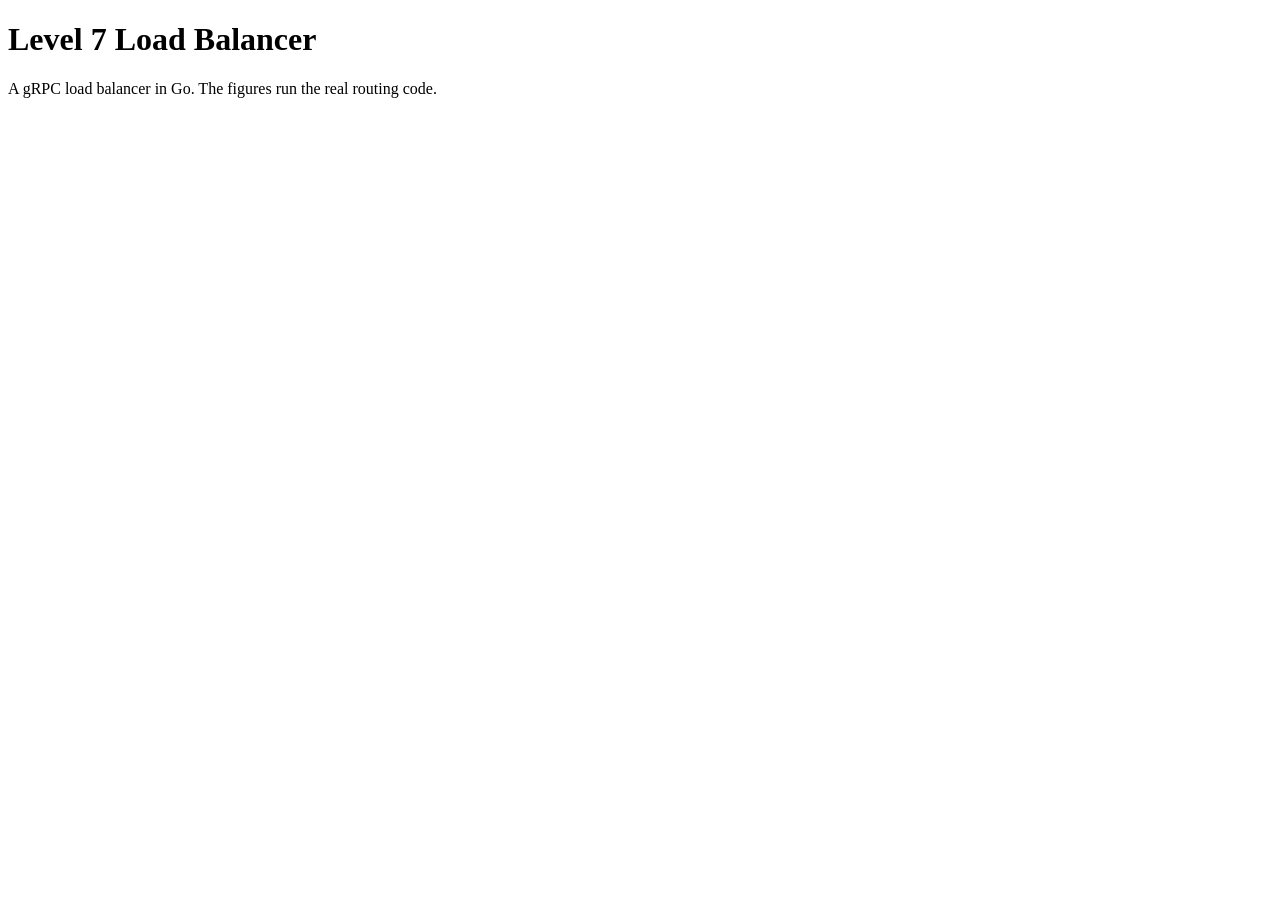
<file: docs/viz/src/shell.html>
<!doctype html>
<html lang="en">
<head>
<meta charset="utf-8">
<meta name="viewport" content="width=device-width, initial-scale=1">
<title>Level 7 Load Balancer</title>
<meta name="description" content="Three interactive figures from a Go gRPC load balancer: consistent hashing, retry safety, and how its latency was measured.">
<style>/*__CSS__*/</style>
</head>
<body>
<div class="wrap">

<header class="masthead">
  <h1>Level 7 Load Balancer</h1>
  <p class="subtitle">
    A gRPC load balancer in Go. The figures run the real routing code.
  </p>
</header>

<main id="figures"></main>

</div>
<script>/*__JS__*/</script>
</body>
</html>
</file>
